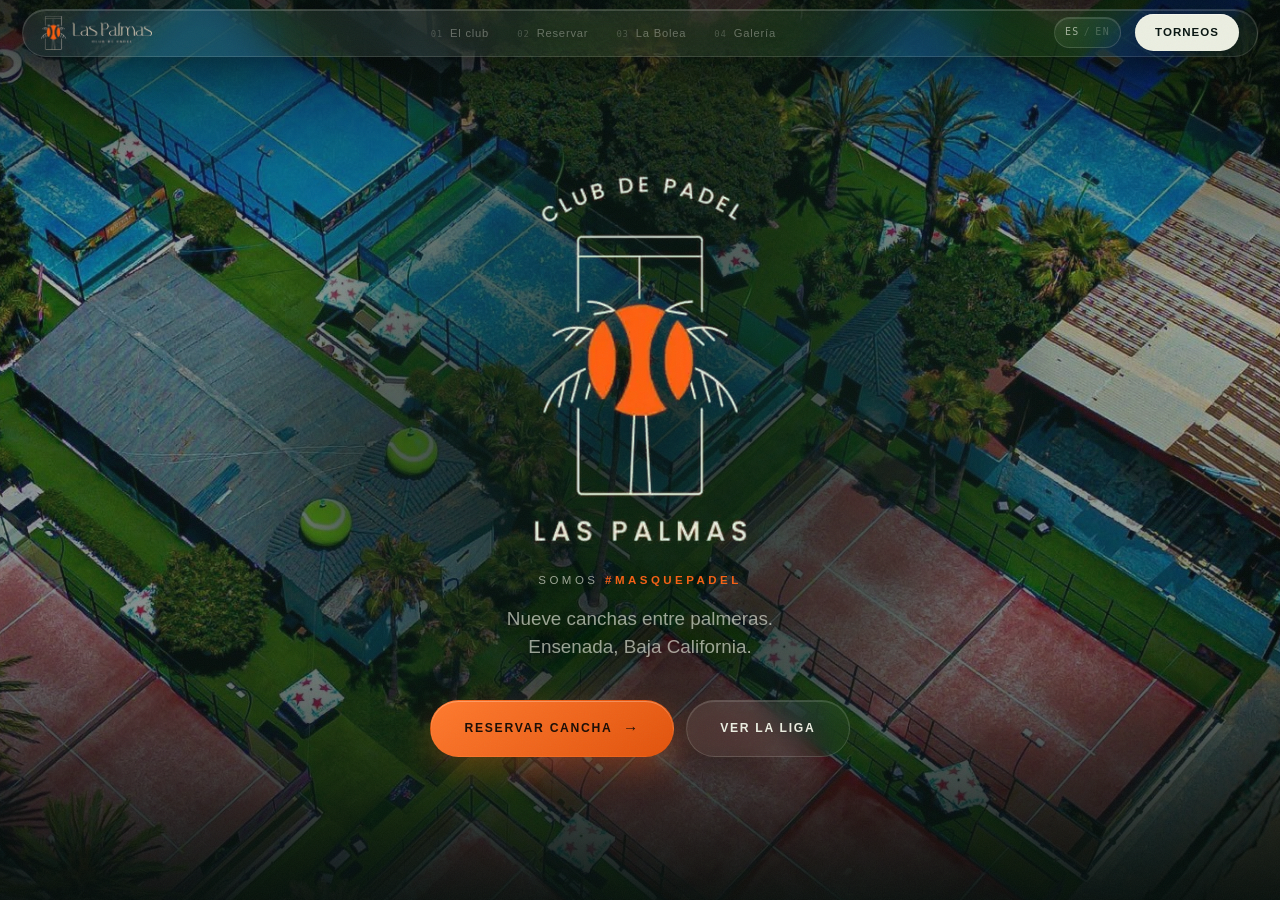
<file: index.html>
<!DOCTYPE html>
<html lang="es">
<head>
<meta charset="utf-8">
<meta name="viewport" content="width=device-width, initial-scale=1, viewport-fit=cover">
<title>Club de Padel Las Palmas | 9 canchas en Ensenada, B.C.</title>
<meta name="description" content="Club de pádel en Ensenada con 9 canchas entre palmeras, restaurante La Bolea, estacionamiento y liga propia. Reserva tu cancha en línea. #MasQuePadel">
<meta name="theme-color" content="#071410">
<link rel="canonical" href="https://REPLACE-WITH-YOUR-DOMAIN/">
<link rel="icon" href="/favicon.ico" sizes="any">
<link rel="icon" type="image/png" sizes="32x32" href="/assets/icon/icon-32.png">
<link rel="icon" type="image/png" sizes="16x16" href="/assets/icon/icon-16.png">
<link rel="apple-touch-icon" href="/assets/icon/apple-touch-icon.png">
<link rel="manifest" href="/site.webmanifest">
<meta name="apple-mobile-web-app-title" content="Las Palmas">
<meta name="robots" content="index,follow,max-image-preview:large">
<meta name="author" content="Club de Padel Las Palmas">
<meta name="geo.region" content="MX-BCN">
<meta name="geo.placename" content="Ensenada, Baja California">
<meta property="og:site_name" content="Club de Padel Las Palmas">
<meta property="og:type" content="website">
<meta property="og:locale" content="es_MX">
<meta property="og:locale:alternate" content="en_US">
<meta property="og:title" content="Club de Padel Las Palmas | 9 canchas en Ensenada, B.C.">
<meta property="og:description" content="Club de pádel en Ensenada con 9 canchas entre palmeras, restaurante La Bolea, estacionamiento y liga propia. Reserva tu cancha en línea. #MasQuePadel">
<meta property="og:url" content="https://REPLACE-WITH-YOUR-DOMAIN/">
<meta property="og:image" content="https://REPLACE-WITH-YOUR-DOMAIN/assets/icon/og-card.jpg">
<meta property="og:image:width" content="1200">
<meta property="og:image:height" content="630">
<meta property="og:image:alt" content="Vista a\u00e9rea del Club de Padel Las Palmas en Ensenada">
<meta name="twitter:card" content="summary_large_image">
<meta name="twitter:title" content="Club de Padel Las Palmas | 9 canchas en Ensenada, B.C.">
<meta name="twitter:description" content="Club de pádel en Ensenada con 9 canchas entre palmeras, restaurante La Bolea, estacionamiento y liga propia. Reserva tu cancha en línea. #MasQuePadel">
<meta name="twitter:image" content="https://REPLACE-WITH-YOUR-DOMAIN/assets/icon/og-card.jpg">

<script type="application/ld+json">
{
  "@context": "https://schema.org",
  "@type": "SportsActivityLocation",
  "@id": "https://REPLACE-WITH-YOUR-DOMAIN/#club",
  "name": "Club de Padel Las Palmas",
  "alternateName": "Las Palmas Padel Club",
  "description": "Club de pádel en Ensenada con nueve canchas, restaurante-bar La Bolea, estacionamiento y eventos.",
  "url": "https://REPLACE-WITH-YOUR-DOMAIN/",
  "image": "https://REPLACE-WITH-YOUR-DOMAIN/assets/icon/og-card.jpg",
  "logo": "https://REPLACE-WITH-YOUR-DOMAIN/assets/icon/icon-512.png",
  "address": {
    "@type": "PostalAddress",
    "streetAddress": "Gral. Agust\u00edn Sangin\u00e9s 206, Carlos Pacheco",
    "addressLocality": "Ensenada",
    "addressRegion": "Baja California",
    "postalCode": "22890",
    "addressCountry": "MX"
  },
  "sameAs": [
    "https://www.instagram.com/padelpalmas/",
    "https://www.facebook.com/padelpalmas"
  ],
  "sport": "Padel",
  "amenityFeature": [
    { "@type": "LocationFeatureSpecification", "name": "Canchas de p\u00e1del", "value": 9 },
    { "@type": "LocationFeatureSpecification", "name": "Restaurante-bar", "value": true },
    { "@type": "LocationFeatureSpecification", "name": "Estacionamiento", "value": true },
    { "@type": "LocationFeatureSpecification", "name": "Eventos", "value": true }
  ],
  "subOrganization": {
    "@type": "Restaurant",
    "name": "La Bolea",
    "servesCuisine": "Mexicana, mariscos",
    "sameAs": "https://www.instagram.com/labolearestaurante/"
  }
}
</script>

<link rel="preload" as="image" href="assets/photo/aerial-top.jpg">
<link rel="preload" as="image" href="assets/img/logo-full.png">
<link rel="preload" as="image" href="assets/img/logo-lockup.png">
<link rel="stylesheet" href="css/cine.css">
</head>
<body class="stage-app">

<div class="grain" aria-hidden="true"></div>

<!-- ───────── chrome ───────── -->
<header class="chrome" id="chrome">
  <button class="brand" data-act="hero" aria-label="Las Palmas Club de Padel — inicio">
    <img class="brand-lockup" src="assets/img/logo-lockup.png" alt="Las Palmas Club de Padel">
  </button>

  <nav class="acts" id="actNav" aria-label="Secciones">
    <button data-act="hero"><i>01</i><span data-es="El club" data-en="The club">El club</span></button>
    <button data-act="map"><i>02</i><span data-es="Reservar" data-en="Book">Reservar</span></button>
    <button data-act="bolea"><i>03</i><span>La Bolea</span></button>
    <button data-act="gallery"><i>04</i><span data-es="Galería" data-en="Gallery">Galería</span></button>
  </nav>

  <div class="chrome-right">
    <button class="lang" id="langBtn" aria-label="Idioma"><span>ES</span><i>/</i><span class="off">EN</span></button>
    <a class="book-cta" href="torneos.html" data-es="Torneos" data-en="League">Torneos</a>
  </div>
</header>

<div class="orbs" aria-hidden="true">
  <i class="orb o1"></i><i class="orb o2"></i><i class="orb o3"></i>
</div>

<main id="app">

<!-- ═══════════ ACT 01 · EL CLUB ═══════════ -->
<section class="act on" id="act-hero">
  <div class="act-bg hero-stack" id="heroStack">
    <img class="hero-slide on" src="assets/photo/aerial-top.jpg" alt="Vista aérea del Club de Padel Las Palmas">
    <img class="hero-slide" data-src="assets/photo/court-night.jpg" alt="">
    <img class="hero-slide" data-src="assets/photo/entrance-dusk.jpg" alt="">
    <img class="hero-slide" data-src="assets/photo/women-night.jpg" alt="">
    <img class="hero-slide" data-src="assets/photo/clay-dusk.jpg" alt="">
  </div>
  <div class="act-grade hero-grade"></div>
  <div class="act-vig"></div>

  <div class="hero-inner">
    <h1 class="sr-only">Club de Padel Las Palmas — nueve canchas en Ensenada, Baja California</h1>
    <img class="hero-logo" src="assets/img/logo-full.png" alt="Club de Padel Las Palmas">
    <p class="hero-tag">Somos <b>#MasQuePadel</b></p>
    <p class="hero-sub" data-es="Nueve canchas entre palmeras. Ensenada, Baja California."
       data-en="Nine courts among the palms. Ensenada, Baja California.">Nueve canchas entre palmeras. Ensenada, Baja California.</p>
    <div class="hero-actions">
      <button class="btn btn-primary" data-act="map">
        <span data-es="Reservar cancha" data-en="Book a court">Reservar cancha</span>
        <i aria-hidden="true">→</i>
      </button>
      <a class="btn btn-ghost" href="torneos.html" data-es="Ver la liga" data-en="See the league">Ver la liga</a>
    </div>
  </div>
</section>

<!-- ═══════════ ACT 02 · RESERVA TU CANCHA ═══════════ -->
<section class="act" id="act-map">
  <div class="map-grid">
    <div class="map-left">
      <p class="eyebrow"><span data-es="El club, desde arriba" data-en="The club, from above">El club, desde arriba</span></p>
      <h2 class="act-h" data-es="Reserva tu cancha." data-en="Book your court.">Reserva tu cancha.</h2>
      <p class="act-p" id="mapHint"
         data-es="Las nueve canchas en su posición real. Elige una."
         data-en="All nine courts in their true positions. Pick one."
         data-es-touch="Las nueve canchas en su posición real. Toca una."
         data-en-touch="All nine courts in their true positions. Tap one.">Las nueve canchas en su posición real. Elige una.</p>

      <div class="scene" id="scene">
        <svg id="mapSvg" viewBox="0 0 1000 640" preserveAspectRatio="xMidYMid meet"
             role="group" aria-label="Plano del club"></svg>
      </div>

      <div class="map-legend">
        <span><i class="dot blue"></i><span data-es="Cristal" data-en="Glass">Cristal</span></span>
        <span><i class="dot clay"></i><span data-es="Arcilla" data-en="Clay">Arcilla</span></span>
        <span><i class="dot solo"></i><span data-es="1v1 · Cancha 9" data-en="1v1 · Court 9">1v1 · Cancha 9</span></span>
      </div>
    </div>

    <!-- the booking box — everything happens in here -->
    <aside class="map-right">
      <div class="bk" id="bk">
        <div class="bk-empty" id="bkEmpty">
          <img src="assets/img/logo-mark.png" alt="" class="bk-mark">
          <p data-es="Elige una cancha en el plano para ver horarios."
             data-en="Pick a court on the plan to see its times.">Elige una cancha en el plano para ver horarios.</p>
        </div>

        <div class="bk-body" id="bkBody" hidden>
          <div class="bk-head">
            <div>
              <h2 id="bkCourt">—</h2>
              <p class="bk-meta" id="bkMeta">—</p>
            </div>
            <button class="bk-close" id="bkClose" aria-label="Quitar selección">×</button>
          </div>

          <div class="bk-sec">
            <p class="bk-label" data-es="Día" data-en="Day">Día</p>
            <div class="chips" id="bkDays"></div>
          </div>

          <div class="bk-sec">
            <p class="bk-label" data-es="Hora · 90 min" data-en="Time · 90 min">Hora · 90 min</p>
            <div class="chips times" id="bkTimes"></div>
          </div>

          <div class="bk-sec bk-who">
            <div class="field">
              <label for="bkName" data-es="Nombre" data-en="Name">Nombre</label>
              <input id="bkName" type="text" autocomplete="name" placeholder="Tu nombre">
            </div>
            <div class="field">
              <label for="bkPhone">WhatsApp</label>
              <input id="bkPhone" type="tel" autocomplete="tel" placeholder="646 ...">
            </div>
          </div>

          <button class="btn btn-primary bk-go" id="bkGo" disabled>
            <span data-es="Recorrer y reservar" data-en="Walk there and book">Recorrer y reservar</span>
            <i aria-hidden="true">→</i>
          </button>
          <div class="msg" id="bkMsg"></div>
        </div>
      </div>
    </aside>
  </div>
</section>

<!-- ═══════════ ACT 03 · EL CAMINO ═══════════ -->
<section class="act" id="act-route">
  <div class="act-bg" id="routeStage">
    <img id="routePoster" alt="" hidden>
    <video id="routeVideo" muted playsinline webkit-playsinline preload="auto"></video>
  </div>
  <div class="act-grade"></div>
  <div class="act-vig"></div>

  <div class="route-cap" id="routeCap"><span></span></div>

  <div class="route-steps" id="routeSteps" aria-hidden="true"></div>

  <button class="route-skip" id="routeSkip" data-es="Saltar al final" data-en="Skip to the end">Saltar al final</button>

  <div class="arrive-bg" id="arriveBg" hidden><img id="arriveImg" alt=""></div>

  <!-- the arrival card -->
  <div class="arrive" id="arrive" hidden>
    <img class="arrive-mark" src="assets/img/logo-mark.png" alt="">
    <p class="eyebrow" data-es="Llegaste" data-en="You're here">Llegaste</p>
    <h2 id="arCourt">—</h2>
    <div class="arrive-rows">
      <div><span data-es="Día" data-en="Day">Día</span><b id="arDay">—</b></div>
      <div><span data-es="Hora" data-en="Time">Hora</span><b id="arTime">—</b></div>
      <div><span data-es="Superficie" data-en="Surface">Superficie</span><b id="arSurf">—</b></div>
    </div>
    <button class="btn btn-primary" id="arConfirm">
      <span data-es="Confirmar reserva" data-en="Confirm booking">Confirmar reserva</span>
    </button>
    <div class="msg" id="arMsg"></div>
    <button class="btn btn-ghost" id="arBack" data-es="Elegir otra cancha" data-en="Pick another court">Elegir otra cancha</button>
  </div>
</section>

<!-- ═══════════ ACT 04 · LA BOLEA ═══════════ -->
<section class="act" id="act-bolea">
  <div class="act-bg">
    <img src="assets/photo/entrance-dusk.jpg" alt="La Bolea al caer la tarde">
  </div>
  <div class="act-grade bolea-grade"></div>
  <div class="act-vig"></div>

  <div class="bolea-grid">
    <div class="bolea-left glass">
      <p class="eyebrow"><span data-es="Cocina &amp; bar, junto a la cancha" data-en="Kitchen &amp; bar, beside the court">Cocina &amp; bar, junto a la cancha</span></p>
      <h2 class="act-h">La Bolea</h2>
      <p class="act-p" data-es="Se queda uno más de lo que planeaba. Mariscos, tacos, barra completa y la terraza encendida hasta tarde."
         data-en="You always stay longer than you planned. Seafood, tacos, a full bar and the terrace lit late.">Se queda uno más de lo que planeaba. Mariscos, tacos, barra completa y la terraza encendida hasta tarde.</p>

      <div class="menu-block" id="menuBlock"></div>

      <a class="ig-link" href="https://www.instagram.com/labolearestaurante/" target="_blank" rel="noopener">
        @labolearestaurante
      </a>
    </div>

    <div class="bolea-right">
      <div class="food-grid" id="foodGrid"></div>
    </div>
  </div>
</section>

<!-- ═══════════ ACT 05 · GALERÍA ═══════════ -->
<section class="act" id="act-gallery">
  <div class="gal-head">
    <p class="eyebrow"><span data-es="Galería" data-en="Gallery">Galería</span></p>
    <h2 class="act-h" data-es="Somos #MasQuePadel." data-en="We're #MasQuePadel.">Somos #MasQuePadel.</h2>
    <div class="gal-filters" id="galFilters"></div>
  </div>
  <div class="mosaic" id="mosaic"></div>
  <div class="vibe-cta">
    <button class="btn btn-primary" data-act="map">
      <span data-es="Reservar cancha" data-en="Book a court">Reservar cancha</span><i aria-hidden="true">→</i>
    </button>
  </div>
</section>

<!-- lightbox -->
<div class="lightbox" id="lightbox" hidden>
  <button class="lb-close" id="lbClose" aria-label="Cerrar">×</button>
  <button class="lb-nav lb-prev" id="lbPrev" aria-label="Anterior">‹</button>
  <img id="lbImg" alt="">
  <button class="lb-nav lb-next" id="lbNext" aria-label="Siguiente">›</button>
</div>

</main>

<script src="js/data.js"></script>
<script src="js/mock.js"></script>
<script src="js/api.js"></script>
<script src="js/app.js"></script>
</body>
</html>
</file>
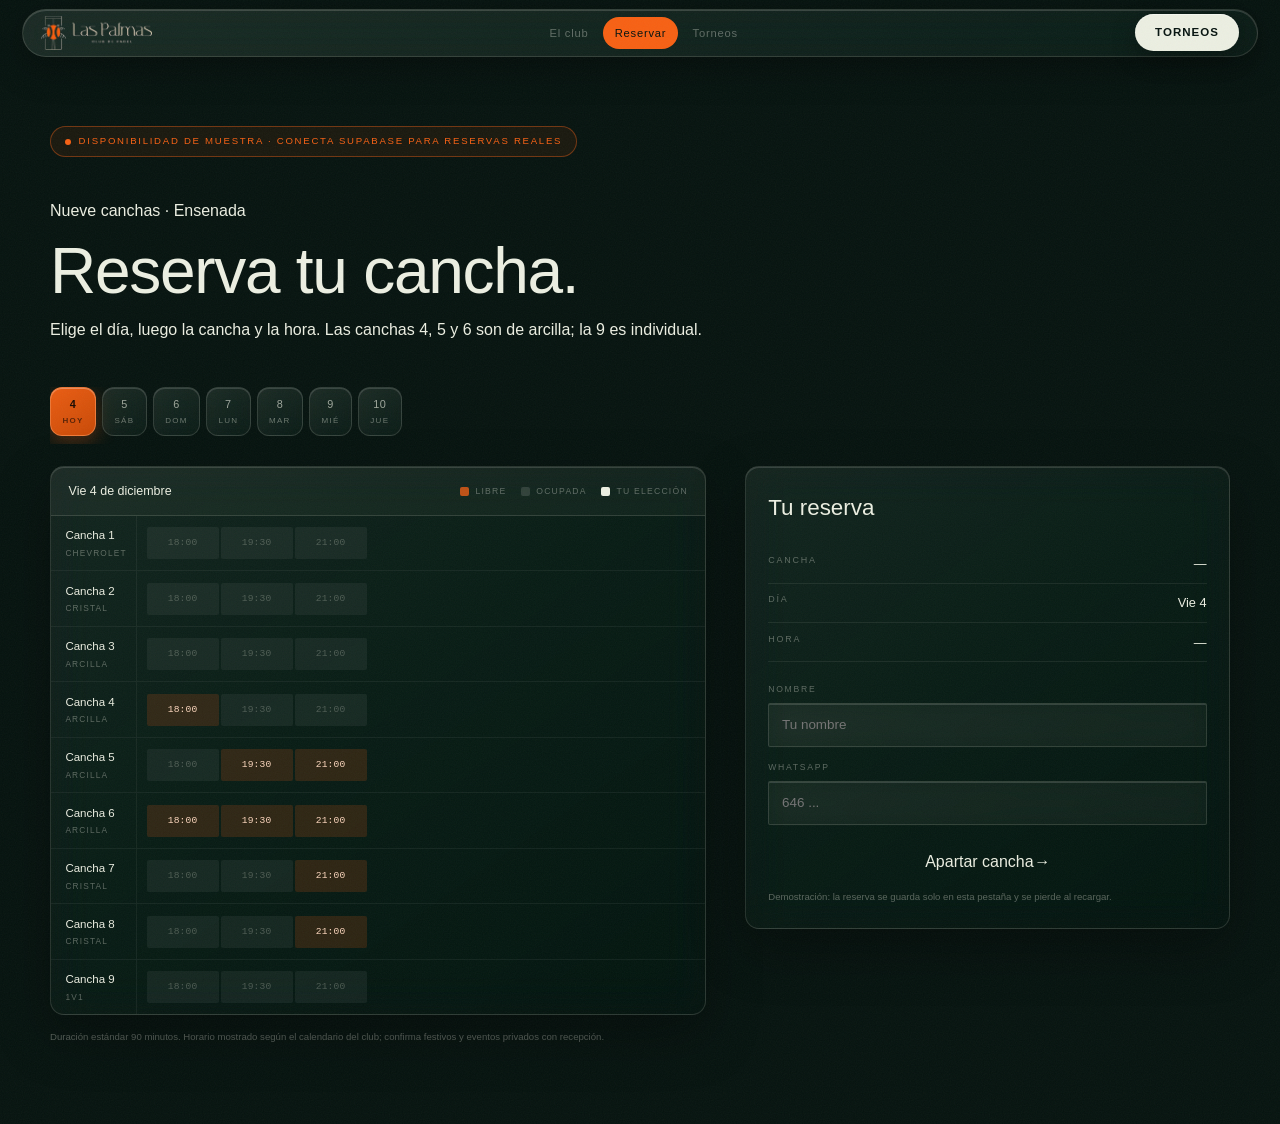
<file: reservar.html>
<!DOCTYPE html>
<html lang="es">
<head>
<meta charset="utf-8">
<meta name="viewport" content="width=device-width, initial-scale=1, viewport-fit=cover">
<title>Reservar cancha | Club de Padel Las Palmas Ensenada</title>
<meta name="description" content="Consulta disponibilidad y reserva una de las nueve canchas del Club de Padel Las Palmas en Ensenada. Cristal y arcilla, cancha 1v1, 90 minutos.">
<meta name="theme-color" content="#071410">
<link rel="canonical" href="https://REPLACE-WITH-YOUR-DOMAIN/reservar">
<link rel="icon" href="/favicon.ico" sizes="any">
<link rel="icon" type="image/png" sizes="32x32" href="/assets/icon/icon-32.png">
<link rel="icon" type="image/png" sizes="16x16" href="/assets/icon/icon-16.png">
<link rel="apple-touch-icon" href="/assets/icon/apple-touch-icon.png">
<link rel="manifest" href="/site.webmanifest">
<meta name="apple-mobile-web-app-title" content="Las Palmas">
<meta name="robots" content="index,follow,max-image-preview:large">
<meta name="author" content="Club de Padel Las Palmas">
<meta name="geo.region" content="MX-BCN">
<meta name="geo.placename" content="Ensenada, Baja California">
<meta property="og:site_name" content="Club de Padel Las Palmas">
<meta property="og:type" content="website">
<meta property="og:locale" content="es_MX">
<meta property="og:locale:alternate" content="en_US">
<meta property="og:title" content="Reservar cancha | Club de Padel Las Palmas Ensenada">
<meta property="og:description" content="Consulta disponibilidad y reserva una de las nueve canchas del Club de Padel Las Palmas en Ensenada. Cristal y arcilla, cancha 1v1, 90 minutos.">
<meta property="og:url" content="https://REPLACE-WITH-YOUR-DOMAIN/reservar">
<meta property="og:image" content="https://REPLACE-WITH-YOUR-DOMAIN/assets/icon/og-card.jpg">
<meta property="og:image:width" content="1200">
<meta property="og:image:height" content="630">
<meta property="og:image:alt" content="Vista a\u00e9rea del Club de Padel Las Palmas en Ensenada">
<meta name="twitter:card" content="summary_large_image">
<meta name="twitter:title" content="Reservar cancha | Club de Padel Las Palmas Ensenada">
<meta name="twitter:description" content="Consulta disponibilidad y reserva una de las nueve canchas del Club de Padel Las Palmas en Ensenada. Cristal y arcilla, cancha 1v1, 90 minutos.">
<meta name="twitter:image" content="https://REPLACE-WITH-YOUR-DOMAIN/assets/icon/og-card.jpg">

<link rel="stylesheet" href="css/cine.css">
<link rel="stylesheet" href="css/app.css">
</head>
<body class="app">
<div class="grain" aria-hidden="true"></div>

<header class="chrome">
  <a class="brand" href="index.html">
    <img class="brand-lockup" src="assets/img/logo-lockup.png" alt="Las Palmas Club de Padel">
  </a>
  <nav class="chapters">
    <button onclick="location.href='index.html'"><span>El club</span></button>
    <button class="on"><span>Reservar</span></button>
    <button onclick="location.href='torneos.html'"><span>Torneos</span></button>
  </nav>
  <div class="chrome-right">
    <a class="book-cta" href="torneos.html">Torneos</a>
  </div>
</header>

<main class="app-main">
  <div class="page-head">
    <div id="sampleBadge"></div>
    <p class="eyebrow">Nueve canchas · Ensenada</p>
    <h1>Reserva tu cancha.</h1>
    <p class="body">Elige el día, luego la cancha y la hora. Las canchas 4, 5 y 6 son de arcilla; la 9 es individual.</p>
  </div>

  <div class="day-strip" id="dayStrip" role="group" aria-label="Día"></div>

  <div class="book-layout">
    <div>
      <div class="grid-wrap">
        <div class="grid-head">
          <b id="gridDay">—</b>
          <div class="legend">
            <span><i class="swatch free"></i>Libre</span>
            <span><i class="swatch taken"></i>Ocupada</span>
            <span><i class="swatch pick"></i>Tu elección</span>
          </div>
        </div>
        <div id="grid"></div>
      </div>
      <p class="book-note">
        Duración estándar 90 minutos. Horario mostrado según el calendario del club;
        confirma festivos y eventos privados con recepción.
      </p>
    </div>

    <aside class="book-side">
      <div class="book-card">
        <h3>Tu reserva</h3>
        <div class="pick-line"><span>Cancha</span><b id="pCourt">—</b></div>
        <div class="pick-line"><span>Día</span><b id="pDay">—</b></div>
        <div class="pick-line"><span>Hora</span><b id="pTime">—</b></div>

        <div style="margin-top:1.3rem">
          <div class="field">
            <label for="bName">Nombre</label>
            <input id="bName" type="text" autocomplete="name" placeholder="Tu nombre">
          </div>
          <div class="field">
            <label for="bPhone">WhatsApp</label>
            <input id="bPhone" type="tel" autocomplete="tel" placeholder="646 ...">
          </div>
        </div>

        <button class="confirm" id="bConfirm" style="width:100%;justify-content:center;margin-top:.6rem">
          <span>Apartar cancha</span><i aria-hidden="true">→</i>
        </button>
        <div class="msg" id="bMsg"></div>
        <p class="book-note" id="bNote"></p>
      </div>
    </aside>
  </div>
</main>

<script src="js/mock.js"></script>
<script src="js/api.js"></script>
<script src="js/booking.js"></script>
</body>
</html>
</file>
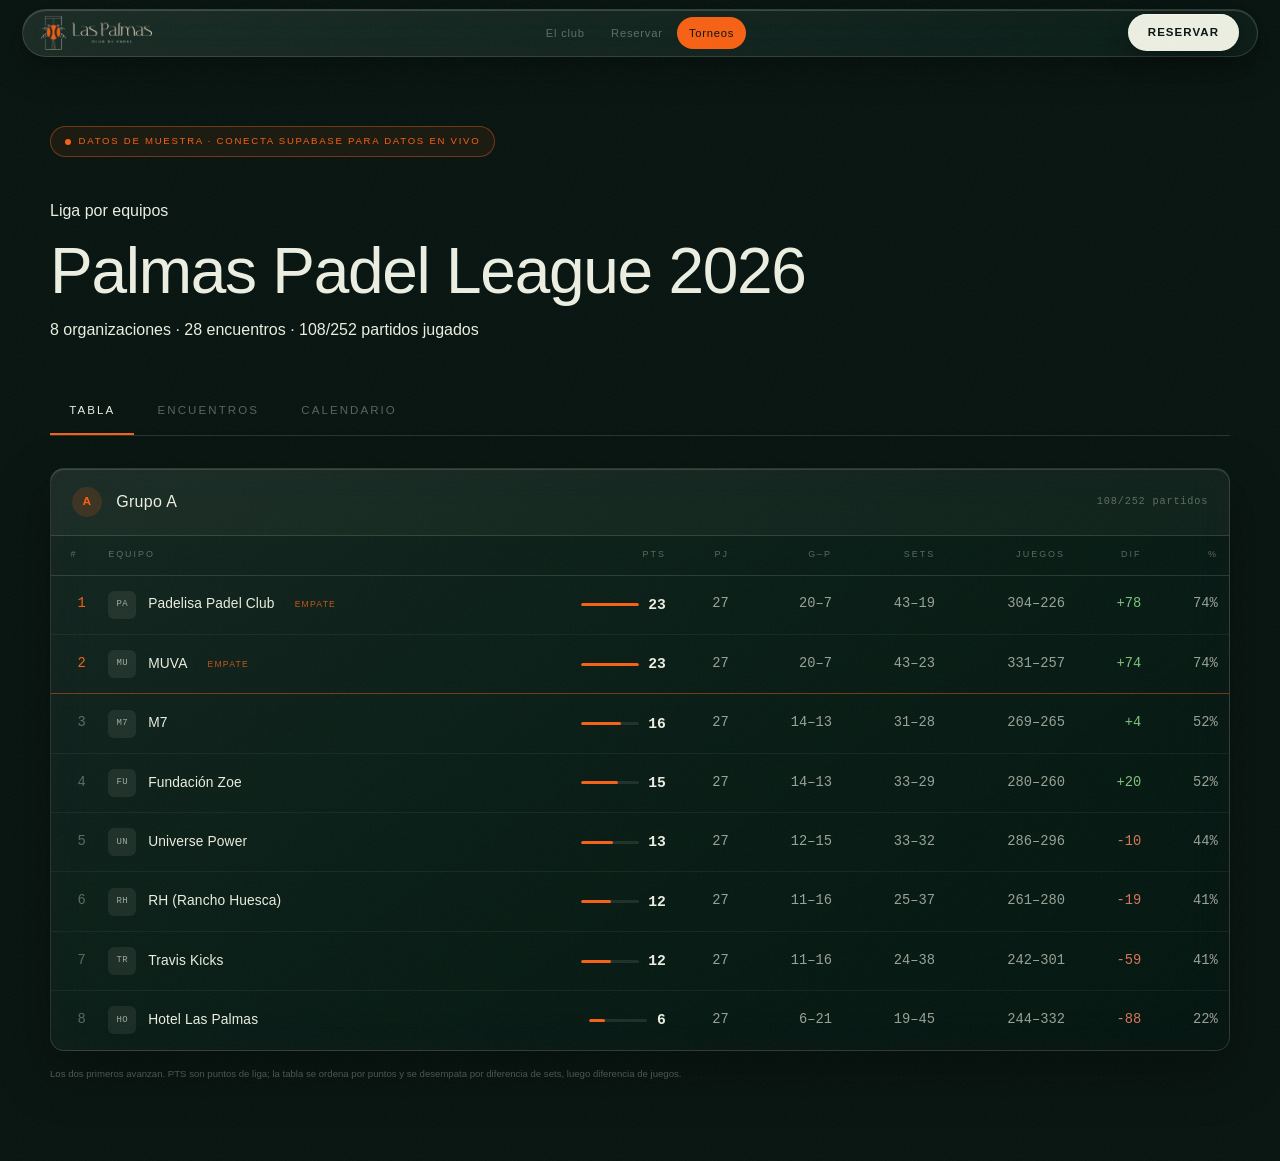
<file: torneos.html>
<!DOCTYPE html>
<html lang="es">
<head>
<meta charset="utf-8">
<meta name="viewport" content="width=device-width, initial-scale=1, viewport-fit=cover">
<title>Palmas Padel League | Tabla en vivo y calendario</title>
<meta name="description" content="Tabla de posiciones, encuentros y calendario de la Palmas Padel League en el Club de Padel Las Palmas, Ensenada.">
<meta name="theme-color" content="#071410">
<link rel="canonical" href="https://REPLACE-WITH-YOUR-DOMAIN/torneos">
<link rel="icon" href="/favicon.ico" sizes="any">
<link rel="icon" type="image/png" sizes="32x32" href="/assets/icon/icon-32.png">
<link rel="icon" type="image/png" sizes="16x16" href="/assets/icon/icon-16.png">
<link rel="apple-touch-icon" href="/assets/icon/apple-touch-icon.png">
<link rel="manifest" href="/site.webmanifest">
<meta name="apple-mobile-web-app-title" content="Las Palmas">
<meta name="robots" content="index,follow,max-image-preview:large">
<meta name="author" content="Club de Padel Las Palmas">
<meta name="geo.region" content="MX-BCN">
<meta name="geo.placename" content="Ensenada, Baja California">
<meta property="og:site_name" content="Club de Padel Las Palmas">
<meta property="og:type" content="website">
<meta property="og:locale" content="es_MX">
<meta property="og:locale:alternate" content="en_US">
<meta property="og:title" content="Palmas Padel League | Tabla en vivo y calendario">
<meta property="og:description" content="Tabla de posiciones, encuentros y calendario de la Palmas Padel League en el Club de Padel Las Palmas, Ensenada.">
<meta property="og:url" content="https://REPLACE-WITH-YOUR-DOMAIN/torneos">
<meta property="og:image" content="https://REPLACE-WITH-YOUR-DOMAIN/assets/icon/og-card.jpg">
<meta property="og:image:width" content="1200">
<meta property="og:image:height" content="630">
<meta property="og:image:alt" content="Vista a\u00e9rea del Club de Padel Las Palmas en Ensenada">
<meta name="twitter:card" content="summary_large_image">
<meta name="twitter:title" content="Palmas Padel League | Tabla en vivo y calendario">
<meta name="twitter:description" content="Tabla de posiciones, encuentros y calendario de la Palmas Padel League en el Club de Padel Las Palmas, Ensenada.">
<meta name="twitter:image" content="https://REPLACE-WITH-YOUR-DOMAIN/assets/icon/og-card.jpg">

<link rel="stylesheet" href="css/cine.css">
<link rel="stylesheet" href="css/app.css">
</head>
<body class="app">
<div class="grain" aria-hidden="true"></div>

<header class="chrome">
  <a class="brand" href="index.html">
    <img class="brand-lockup" src="assets/img/logo-lockup.png" alt="Las Palmas Club de Padel">
  </a>
  <nav class="chapters">
    <button onclick="location.href='index.html'"><span>El club</span></button>
    <button onclick="location.href='reservar.html'"><span>Reservar</span></button>
    <button class="on"><span>Torneos</span></button>
  </nav>
  <div class="chrome-right">
    <a class="book-cta" href="reservar.html">Reservar</a>
  </div>
</header>

<main class="app-main">
  <div class="page-head">
    <div id="sampleBadge"></div>
    <p class="eyebrow">Liga por equipos</p>
    <h1 id="tName">Palmas Padel League</h1>
    <p class="body" id="tMeta"></p>
  </div>

  <div class="tabs" role="tablist">
    <button class="on" data-panel="standings" role="tab">Tabla</button>
    <button data-panel="ties" role="tab">Encuentros</button>
    <button data-panel="schedule" role="tab">Calendario</button>
  </div>

  <section class="panel on" id="p-standings">
    <div class="table-wrap">
      <div class="group-head">
        <span class="group-badge">A</span>
        <h3>Grupo A</h3>
        <span class="meta" id="mCount"></span>
      </div>
      <table class="stand">
        <thead>
          <tr>
            <th>#</th><th>Equipo</th><th>PTS</th><th>PJ</th><th>G–P</th>
            <th>Sets</th><th>Juegos</th><th>Dif</th><th>%</th>
          </tr>
        </thead>
        <tbody id="standBody"></tbody>
      </table>
    </div>
    <p class="book-note" style="margin-top:1rem">
      Los dos primeros avanzan. PTS son puntos de liga; la tabla se ordena por puntos y
      se desempata por diferencia de sets, luego diferencia de juegos.
    </p>
  </section>

  <section class="panel" id="p-ties"></section>
  <section class="panel" id="p-schedule"></section>
</main>

<script src="js/mock.js"></script>
<script src="js/api.js"></script>
<script src="js/tournament.js"></script>
</body>
</html>
</file>
<file: css/cine.css>
/* ══════════════════════════════════════════════════════
   CLUB DE PADEL LAS PALMAS — cinematic scroll journey
   ══════════════════════════════════════════════════════ */

:root{
  /* straight from the club's logo */
  --green:#184d39;        /* brand green */
  --green-deep:#0e2f23;
  --ink:#071410;          /* near-black, green cast */
  --ink-2:#0c1f18;
  --paper:#ecefe2;        /* brand cream */
  --paper-dim:rgba(236,239,226,.64);
  --paper-faint:rgba(236,239,226,.36);
  --ball:#f76114;         /* the orange ball */
  --ball-deep:#d44d08;
  --court:#2f86c9;        /* blue court surface */
  --clay:#c2593a;         /* clay court surface */
  --line:rgba(236,239,226,.14);
  --blur:saturate(180%) blur(22px);
  --ease:cubic-bezier(.22,.61,.36,1);
  --ease-out:cubic-bezier(.16,1,.3,1);
  --sans:"Helvetica Neue",Inter,-apple-system,BlinkMacSystemFont,"Segoe UI",Roboto,Arial,sans-serif;
  --mono:ui-monospace,SFMono-Regular,"SF Mono",Menlo,Consolas,monospace;
  /* the wordmark is a soft geometric sans — headings follow it */
  --display:"Futura","Avenir Next","Century Gothic","URW Gothic","Questrial",
            "Trebuchet MS",-apple-system,sans-serif;
}

*,*::before,*::after{box-sizing:border-box}
html{scroll-behavior:auto;-webkit-text-size-adjust:100%;overflow-x:clip}
body{
  margin:0;background:var(--ink);color:var(--paper);
  font-family:var(--sans);font-size:16px;line-height:1.5;
  -webkit-font-smoothing:antialiased;-moz-osx-font-smoothing:grayscale;
  overflow-x:hidden;
}
img,video{display:block;max-width:100%}
button{font:inherit;color:inherit;background:none;border:0;cursor:pointer}
a{color:inherit;text-decoration:none}

/* ── film grain ───────────────────────────────── */
.grain{
  position:fixed;inset:-150%;z-index:9998;pointer-events:none;opacity:.045;
  background-image:url("data:image/svg+xml;utf8,<svg xmlns='http://www.w3.org/2000/svg' width='200' height='200'><filter id='n'><feTurbulence type='fractalNoise' baseFrequency='.85' numOctaves='3'/></filter><rect width='200' height='200' filter='url(%23n)'/></svg>");
  animation:grain 1.1s steps(3) infinite;will-change:transform;
}
@keyframes grain{
  0%{transform:translate(0,0)}33%{transform:translate(-3%,2%)}66%{transform:translate(2%,-3%)}100%{transform:translate(0,0)}
}

/* ── preloader ────────────────────────────────── */
.boot{
  position:fixed;inset:0;z-index:9999;background:var(--ink);
  display:grid;place-items:center;transition:opacity .9s var(--ease),visibility .9s;
}
.boot.gone{opacity:0;visibility:hidden}
.boot-inner{width:min(78vw,360px);text-align:center}
.boot-mark{display:flex;align-items:center;justify-content:center;gap:.7rem;margin-bottom:2.2rem}
.boot-ball{
  width:13px;height:13px;border-radius:50%;background:var(--ball);
  box-shadow:0 0 22px rgba(247,97,20,.55);animation:pulse 1.8s var(--ease) infinite;
}
@keyframes pulse{0%,100%{transform:scale(1);opacity:1}50%{transform:scale(.72);opacity:.55}}
.boot-name{font-size:.72rem;letter-spacing:.42em;color:var(--paper-dim)}
.boot-bar{height:1px;background:var(--line);overflow:hidden}
.boot-bar i{display:block;height:100%;width:0;background:var(--ball);transition:width .35s var(--ease)}
.boot-pct{margin-top:1rem;font-family:var(--mono);font-size:.64rem;letter-spacing:.24em;color:var(--paper-faint)}

/* ── chrome ───────────────────────────────────── */
.chrome{
  position:fixed;top:0;left:0;right:0;z-index:900;
  display:flex;align-items:center;justify-content:space-between;gap:1.5rem;
  padding:1.4rem clamp(1.1rem,3.2vw,2.6rem);
  transition:opacity .6s var(--ease),transform .6s var(--ease);
}
.chrome::before{
  content:"";position:absolute;inset:0;z-index:-1;pointer-events:none;
  background:linear-gradient(to bottom,rgba(7,9,10,.78),rgba(7,9,10,0));
}
.brand{display:flex;align-items:center;gap:.72rem}
.brand-ball{
  width:9px;height:9px;border-radius:50%;background:var(--ball);flex:none;
  box-shadow:0 0 14px rgba(247,97,20,.6);
}
.brand-text{display:flex;flex-direction:column;line-height:1.08}
.brand-text strong{font-size:.92rem;font-weight:600;letter-spacing:.03em}
.brand-text em{font-style:normal;font-size:.56rem;letter-spacing:.3em;color:var(--paper-faint);text-transform:uppercase}

.chapters{display:flex;gap:.2rem}
.chapters button{
  position:relative;display:flex;align-items:baseline;gap:.42rem;
  padding:.5rem .72rem;border-radius:999px;
  font-size:.7rem;letter-spacing:.07em;color:var(--paper-faint);
  transition:color .35s var(--ease),background .35s var(--ease);
}
.chapters button i{font-family:var(--mono);font-size:.56rem;font-style:normal;opacity:.6}
.chapters button:hover{color:var(--paper)}
.chapters button.on{color:var(--ink);background:var(--ball)}
.chapters button.on i{opacity:.72}

.chrome-right{display:flex;align-items:center;gap:.9rem}
.lang{
  display:flex;gap:.26rem;font-family:var(--mono);font-size:.62rem;letter-spacing:.14em;
  color:var(--paper-dim);padding:.44rem .6rem;border:1px solid var(--line);border-radius:999px;
  transition:border-color .3s var(--ease)
}
.lang:hover{border-color:rgba(236,239,226,.34)}
.lang .off{opacity:.38}
.lang i{font-style:normal;opacity:.3}
.book-cta{
  padding:.62rem 1.25rem;border-radius:999px;background:var(--paper);color:var(--ink);
  font-size:.72rem;font-weight:600;letter-spacing:.09em;text-transform:uppercase;
  transition:background .35s var(--ease),transform .35s var(--ease);
}
.book-cta:hover{background:var(--ball);transform:translateY(-1px)}

.progress{position:fixed;top:0;left:0;right:0;height:2px;z-index:901;background:rgba(236,239,226,.08)}
.progress i{display:block;height:100%;width:0;background:var(--ball);transform-origin:0 50%}

/* ══════════════════════════════════════════════════════
   ACT SYSTEM — three screens, button driven
   ══════════════════════════════════════════════════════ */
body.stage-app{overflow:hidden;height:100svh}

#app{position:fixed;inset:0}
.act{
  position:absolute;inset:0;overflow:hidden;background:var(--ink);
  opacity:0;visibility:hidden;pointer-events:none;
  transform:scale(1.04);
  transition:opacity .85s var(--ease-out),transform 1.1s var(--ease-out),visibility .85s;
}
.act.on{opacity:1;visibility:visible;pointer-events:auto;transform:none}
.act.leaving{opacity:0;transform:scale(.97)}

.act-bg{position:absolute;inset:0}
.act-bg img,.act-bg video{
  position:absolute;inset:0;width:100%;height:100%;object-fit:cover;
}
.act-bg video{opacity:0;transition:opacity .5s var(--ease)}
.act-bg video.ready{opacity:1}

#heroAerial{
  transform:scale(1.02);
  animation:drift 44s ease-in-out infinite alternate;
  will-change:transform;
}
@keyframes drift{
  from{transform:scale(1.02) translate3d(0,0,0)}
  to{transform:scale(1.13) translate3d(-1.6%,1.4%,0)}
}

.act-grade{
  position:absolute;inset:0;pointer-events:none;
  background:linear-gradient(to bottom,rgba(7,20,16,.72) 0%,rgba(7,20,16,.14) 32%,rgba(7,20,16,.30) 64%,rgba(7,20,16,.92) 100%);
}
.hero-grade{
  background:
    linear-gradient(to bottom,rgba(7,20,16,.70) 0%,rgba(7,20,16,.18) 34%,rgba(7,20,16,.42) 68%,rgba(7,20,16,.95) 100%),
    radial-gradient(120% 78% at 50% 44%,rgba(24,77,57,.30),transparent 70%);
}
.act-vig{
  position:absolute;inset:0;pointer-events:none;
  background:radial-gradient(118% 90% at 50% 46%,transparent 40%,rgba(0,0,0,.58) 100%);
}

/* ── buttons ──────────────────────────────────────────── */
.btn{
  display:inline-flex;align-items:center;justify-content:center;gap:.65rem;
  padding:1rem 2.1rem;border-radius:999px;border:1px solid transparent;
  font-size:.76rem;font-weight:600;letter-spacing:.14em;text-transform:uppercase;
  transition:transform .35s var(--ease),background .35s var(--ease),
             box-shadow .35s var(--ease),border-color .35s var(--ease),opacity .3s;
}
.btn i{font-style:normal;font-size:.95rem;transition:transform .35s var(--ease)}
.btn-primary{background:var(--ball);color:#1a0c04}
.btn-primary:hover{transform:translateY(-2px);box-shadow:0 18px 44px rgba(247,97,20,.34)}
.btn-primary:hover i{transform:translateX(4px)}
.btn-primary:disabled{opacity:.34;pointer-events:none}
.btn-ghost{border-color:rgba(236,239,226,.26);color:var(--paper)}
.btn-ghost:hover{border-color:var(--paper);background:rgba(236,239,226,.06)}

/* ── chrome tweaks ────────────────────────────────────── */
.brand{display:flex;align-items:center;gap:.78rem;background:none;border:0;cursor:pointer}
.brand-mark{width:26px;height:auto;flex:none}
.acts{display:flex;gap:.2rem}
.acts button{
  display:flex;align-items:baseline;gap:.44rem;padding:.5rem .78rem;border-radius:999px;
  font-size:.7rem;letter-spacing:.07em;color:var(--paper-faint);
  transition:color .35s var(--ease),background .35s var(--ease),opacity .3s;
}
.acts button i{font-family:var(--mono);font-size:.56rem;font-style:normal;opacity:.6}
.acts button:hover:not(:disabled){color:var(--paper)}
.acts button.on{color:#1a0c04;background:var(--ball)}
.acts button:disabled{opacity:.3;cursor:default}

/* ── ACT 01 · hero ────────────────────────────────────── */
.hero-inner{
  position:absolute;inset:0;z-index:5;
  display:flex;flex-direction:column;align-items:center;justify-content:center;
  text-align:center;padding:5rem 1.4rem 3rem;
}
.hero-logo{
  width:clamp(140px,17vw,220px);height:auto;
  filter:drop-shadow(0 14px 40px rgba(0,0,0,.55));
  animation:riseIn 1.1s var(--ease-out) both;
}
.hero-tag{
  margin:1.5rem 0 0;font-size:.72rem;letter-spacing:.3em;text-transform:uppercase;
  color:var(--paper-dim);animation:riseIn 1.1s .12s var(--ease-out) both;
}
.hero-tag b{color:var(--ball);font-weight:600}
.hero-sub{
  margin:1rem 0 0;max-width:34ch;font-size:clamp(.95rem,1.8vw,1.18rem);
  line-height:1.5;font-weight:300;color:var(--paper-dim);
  animation:riseIn 1.1s .2s var(--ease-out) both;
}
.hero-actions{
  display:flex;gap:.7rem;flex-wrap:wrap;justify-content:center;margin-top:2.4rem;
  animation:riseIn 1.1s .3s var(--ease-out) both;
}
@keyframes riseIn{from{opacity:0;transform:translateY(16px)}to{opacity:1;transform:none}}

/* ── ACT 02 · the map + booking box ───────────────────── */
#act-map{background:
  radial-gradient(90% 60% at 20% 0%,rgba(24,77,57,.42),transparent 62%),
  radial-gradient(70% 50% at 90% 100%,rgba(247,97,20,.07),transparent 60%),
  var(--ink);
  overflow-y:auto;
}
.map-grid{
  min-height:100svh;width:min(96vw,1340px);margin:0 auto;
  display:grid;grid-template-columns:1fr minmax(320px,400px);gap:clamp(1.2rem,3vw,2.8rem);
  align-items:center;padding:clamp(5.5rem,11vh,7.5rem) 0 2.5rem;
}
.map-left{min-width:0}
.act-h{
  margin:.3rem 0 0;font-family:var(--display);font-weight:400;
  font-size:clamp(2rem,4.6vw,3.6rem);line-height:1.02;letter-spacing:-.02em;
}
.act-p{margin:.8rem 0 1.4rem;max-width:44ch;font-size:.96rem;color:var(--paper-dim);font-weight:300}

/* booking box */
.map-right{position:relative}
.bk{
  border:1px solid var(--line);border-radius:4px;overflow:hidden;
  background:linear-gradient(180deg,rgba(24,77,57,.30),rgba(7,20,16,.72));
  backdrop-filter:var(--blur);-webkit-backdrop-filter:var(--blur);
  min-height:340px;display:flex;flex-direction:column;
}
.bk-empty{
  flex:1;display:flex;flex-direction:column;align-items:center;justify-content:center;
  gap:1.1rem;padding:2.6rem 1.8rem;text-align:center;
}
.bk-mark{width:46px;opacity:.5}
.bk-empty p{margin:0;font-size:.86rem;color:var(--paper-faint);max-width:24ch;line-height:1.5}
.bk-body{padding:1.5rem 1.4rem 1.4rem;animation:riseIn .5s var(--ease-out)}
.bk-head{display:flex;align-items:flex-start;gap:1rem;margin-bottom:1.3rem}
.bk-head h2{margin:0;font-family:var(--display);font-size:1.75rem;font-weight:400;line-height:1}
.bk-meta{margin:.4rem 0 0;font-size:.6rem;letter-spacing:.2em;text-transform:uppercase;color:var(--ball)}
.bk-close{
  margin-left:auto;width:28px;height:28px;border-radius:50%;flex:none;
  border:1px solid var(--line);color:var(--paper-faint);font-size:1rem;line-height:1;
  transition:color .3s,border-color .3s;
}
.bk-close:hover{color:var(--paper);border-color:var(--paper-dim)}
.bk-sec{margin-bottom:1.15rem}
.bk-label{margin:0 0 .55rem;font-size:.54rem;letter-spacing:.24em;text-transform:uppercase;color:var(--paper-faint)}
.chips{display:flex;flex-wrap:wrap;gap:.3rem}
.chips.times{max-height:118px;overflow-y:auto}
.chips::-webkit-scrollbar{width:2px}
.chips::-webkit-scrollbar-thumb{background:var(--line)}
.chip{
  padding:.5rem .72rem;border:1px solid var(--line);border-radius:2px;
  font-size:.68rem;letter-spacing:.04em;color:var(--paper-dim);
  transition:border-color .22s,color .22s,background .22s;
}
.chip:hover:not(:disabled){border-color:rgba(236,239,226,.42);color:var(--paper)}
.chip.on{background:var(--ball);border-color:var(--ball);color:#1a0c04;font-weight:700}
.chip:disabled{opacity:.26;cursor:not-allowed;text-decoration:line-through}
.chip small{display:block;font-size:.5rem;letter-spacing:.16em;text-transform:uppercase;opacity:.65;margin-top:.15rem}
.bk-who{display:grid;grid-template-columns:1fr 1fr;gap:.55rem}
.field{display:flex;flex-direction:column;gap:.34rem}
.field label{font-size:.52rem;letter-spacing:.2em;text-transform:uppercase;color:var(--paper-faint)}
.field input{
  background:rgba(236,239,226,.05);border:1px solid var(--line);border-radius:2px;
  padding:.62rem .7rem;color:var(--paper);font:inherit;font-size:.82rem;
}
.field input:focus{outline:none;border-color:var(--ball)}
.bk-go{width:100%;margin-top:.3rem}
.msg{margin-top:.75rem;padding:.62rem .8rem;border-radius:2px;font-size:.74rem;display:none;line-height:1.45}
.msg.on{display:block}
.msg.ok{background:rgba(126,196,122,.13);border:1px solid rgba(126,196,122,.4);color:#bfe3bb}
.msg.err{background:rgba(217,117,92,.13);border:1px solid rgba(217,117,92,.45);color:#e8a893}

/* ── ACT 03 · the walk ────────────────────────────────── */
.route-cap{
  position:absolute;z-index:6;left:0;right:0;bottom:clamp(5.5rem,13vh,8rem);
  text-align:center;padding:0 1.4rem;pointer-events:none;
}
.route-cap span{
  display:inline-block;font-family:var(--display);font-weight:400;
  font-size:clamp(1.5rem,3.6vw,2.8rem);line-height:1.1;letter-spacing:-.01em;
  opacity:0;transform:translateY(14px);
  transition:opacity .7s var(--ease-out),transform .7s var(--ease-out);
  text-shadow:0 4px 28px rgba(0,0,0,.6);
}
.route-cap span.show{opacity:1;transform:none}

.route-steps{
  position:absolute;z-index:6;left:50%;transform:translateX(-50%);
  bottom:clamp(2.4rem,6vh,3.6rem);display:flex;gap:.4rem;
}
.route-steps i{
  display:block;width:30px;height:2px;background:rgba(236,239,226,.2);border-radius:2px;overflow:hidden;
}
.route-steps i::after{
  content:"";display:block;height:100%;width:0;background:var(--ball);
}
.route-steps i.done::after{width:100%}
.route-steps i.now::after{width:100%;animation:fill var(--dur,6s) linear forwards}
@keyframes fill{from{width:0}to{width:100%}}

.route-skip{
  position:absolute;z-index:7;right:clamp(1.2rem,3vw,2.4rem);bottom:clamp(2.2rem,5.5vh,3.2rem);
  font-size:.6rem;letter-spacing:.22em;text-transform:uppercase;color:var(--paper-faint);
  padding:.55rem .9rem;border:1px solid var(--line);border-radius:999px;
  transition:color .3s,border-color .3s;
}
.route-skip:hover{color:var(--paper);border-color:var(--paper-dim)}
.route-skip.gone{display:none}

.arrive{
  position:absolute;z-index:9;left:50%;top:50%;transform:translate(-50%,-50%);
  width:min(92vw,420px);padding:2.2rem 1.9rem 1.8rem;text-align:center;
  border:1px solid rgba(247,97,20,.34);border-radius:4px;
  background:linear-gradient(180deg,rgba(24,77,57,.52),rgba(7,20,16,.88));
  backdrop-filter:var(--blur);-webkit-backdrop-filter:var(--blur);
  animation:riseIn .7s var(--ease-out) both;
}
.arrive-mark{width:40px;margin-bottom:1rem}
.arrive h2{margin:.5rem 0 1.4rem;font-family:var(--display);font-size:2.1rem;font-weight:400;line-height:1}
.arrive-rows{display:flex;flex-direction:column;gap:.1rem;margin-bottom:1.5rem}
.arrive-rows div{
  display:flex;justify-content:space-between;align-items:baseline;gap:1rem;
  padding:.62rem 0;border-bottom:1px solid rgba(236,239,226,.1);
}
.arrive-rows div:last-child{border-bottom:0}
.arrive-rows span{font-size:.54rem;letter-spacing:.22em;text-transform:uppercase;color:var(--paper-faint)}
.arrive-rows b{font-size:.92rem;font-weight:500}
.arrive .btn{width:100%}
.arrive .btn-ghost{margin-top:.55rem;padding:.78rem 1.4rem;font-size:.64rem}

/* ── responsive ───────────────────────────────────────── */
@media (max-width:1024px){
  .acts{display:none}
}
@media (max-width:900px){
  .map-grid{grid-template-columns:1fr;gap:1.4rem;padding-top:5.5rem}
  .map-right{order:-1}
  .bk{min-height:0}
  .scene{aspect-ratio:1/1}
}
@media (max-width:620px){
  .hero-logo{width:clamp(120px,34vw,170px)}
  .hero-actions{width:100%;flex-direction:column}
  .hero-actions .btn{width:100%}
  .bk-who{grid-template-columns:1fr}
  .route-cap{bottom:7rem}
  .route-cap span{font-size:clamp(1.2rem,6vw,1.7rem)}
}
@media (prefers-reduced-motion:reduce){
  #heroAerial{animation:none;transform:scale(1.06)}
  .act{transition:opacity .2s}
  .route-steps i.now::after{animation:none;width:100%}
}
.bk-empty-line{margin:0;font-size:.76rem;color:var(--paper-faint)}

/* the arrival photograph sits behind the card */
.arrive-bg{position:absolute;inset:0;z-index:4;animation:fadeIn .9s var(--ease-out) both}
.arrive-bg img{width:100%;height:100%;object-fit:cover}
.arrive-bg::after{
  content:"";position:absolute;inset:0;
  background:linear-gradient(to bottom,rgba(7,20,16,.58),rgba(7,20,16,.42) 40%,rgba(7,20,16,.86));
}
@keyframes fadeIn{from{opacity:0}to{opacity:1}}

/* the drone shot is portrait; on wide screens hold the courts in frame */
@media (min-aspect-ratio:1/1){
  #heroAerial{object-position:50% 42%}
}

/* ── fixes ────────────────────────────────────────────── */
/* .bk-empty sets display:flex, which beats the [hidden] UA rule */
[hidden]{display:none!important}

/* the booking card must not spill out of its grid column */
.map-right{min-width:0}
.bk,.bk-body{min-width:0;max-width:100%}
.bk-who{min-width:0}
.bk-who .field{min-width:0}
.bk-who .field input{width:100%;min-width:0}

/* stronger scrim so the chrome and hero copy hold up over a bright photo */
.chrome::before{
  background:linear-gradient(to bottom,rgba(7,20,16,.92),rgba(7,20,16,.45) 55%,rgba(7,20,16,0));
  height:150%;
}
.acts button{text-shadow:0 1px 10px rgba(0,0,0,.6)}
.hero-inner::before{
  content:"";position:absolute;left:50%;top:50%;transform:translate(-50%,-50%);
  width:min(120vw,1100px);height:min(110vh,900px);pointer-events:none;
  background:radial-gradient(closest-side,rgba(7,20,16,.74),rgba(7,20,16,.42) 55%,transparent 78%);
}
.hero-inner>*{position:relative}
.hero-sub,.hero-tag{text-shadow:0 2px 18px rgba(0,0,0,.7)}

/* riseIn ends on transform:none, which wipes the centring translate.
   The arrival card needs a keyframe that keeps it. */
.arrive{
  animation:riseInCentred .7s var(--ease-out) both;
  max-height:86svh;overflow-y:auto;
  padding:1.9rem 1.7rem 1.5rem;
}
@keyframes riseInCentred{
  from{opacity:0;transform:translate(-50%,calc(-50% + 16px))}
  to{opacity:1;transform:translate(-50%,-50%)}
}
.arrive h2{margin:.45rem 0 1.1rem;font-size:1.9rem}
.arrive-mark{width:34px;margin-bottom:.7rem}
.arrive-rows{margin-bottom:1.2rem}
.arrive-rows div{padding:.55rem 0}
@media (prefers-reduced-motion:reduce){
  .arrive{animation:none;transform:translate(-50%,-50%)}
}

/* ── hero: a slow cross-fade so the club feels alive ──── */
.hero-stack{overflow:hidden}
.hero-slide{
  position:absolute;inset:0;width:100%;height:100%;object-fit:cover;
  opacity:0;transition:opacity 2.4s var(--ease);
  transform:scale(1.04);
}
.hero-slide.on{
  opacity:1;
  animation:drift 26s ease-in-out infinite alternate;
}
@media (min-aspect-ratio:1/1){ .hero-slide{object-position:50% 45%} }

/* ── ACT 04 · the gallery ─────────────────────────────── */
#act-gallery{
  background:
    radial-gradient(80% 50% at 30% 0%,rgba(24,77,57,.4),transparent 60%),
    var(--ink);
  overflow-y:auto;
}
.gal-head{
  width:min(94vw,1280px);margin:0 auto;
  padding:clamp(6rem,12vh,8rem) 0 1.6rem;text-align:center;
}
.gal-head .act-p{margin-left:auto;margin-right:auto}
.mosaic{
  width:min(94vw,1280px);margin:0 auto;
  display:grid;grid-template-columns:repeat(7,1fr);gap:.4rem;
}
.mosaic button{
  position:relative;aspect-ratio:1;overflow:hidden;border-radius:2px;
  background:#0c1f18;cursor:zoom-in;
}
.mosaic img{
  width:100%;height:100%;object-fit:cover;
  transition:transform .6s var(--ease-out),filter .4s var(--ease);
  filter:saturate(.92) brightness(.88);
}
.mosaic button:hover img{transform:scale(1.07);filter:saturate(1.05) brightness(1)}
.mosaic button::after{
  content:"";position:absolute;inset:0;border:1px solid transparent;
  transition:border-color .3s var(--ease);
}
.mosaic button:hover::after{border-color:rgba(247,97,20,.6)}
.mosaic button.wide{grid-column:span 2;aspect-ratio:2}
.vibe-cta{
  width:min(94vw,1280px);margin:0 auto;padding:1.8rem 0 3.5rem;text-align:center;
}

/* ── lightbox ─────────────────────────────────────────── */
.lightbox{
  position:fixed;inset:0;z-index:2000;background:rgba(5,12,9,.95);
  display:flex;align-items:center;justify-content:center;
  animation:fadeIn .3s var(--ease) both;
}
.lightbox img{max-width:92vw;max-height:88svh;object-fit:contain;border-radius:3px}
.lb-close{
  position:absolute;top:1.2rem;right:1.4rem;width:40px;height:40px;border-radius:50%;
  border:1px solid var(--line);color:var(--paper);font-size:1.4rem;line-height:1;
}
.lb-close:hover{border-color:var(--paper)}
.lb-nav{
  position:absolute;top:50%;transform:translateY(-50%);
  width:48px;height:48px;border-radius:50%;border:1px solid var(--line);
  color:var(--paper);font-size:1.8rem;line-height:1;
}
.lb-nav:hover{border-color:var(--paper);background:rgba(236,239,226,.06)}
.lb-prev{left:1.2rem} .lb-next{right:1.2rem}

@media (max-width:900px){ .mosaic{grid-template-columns:repeat(4,1fr)} }
@media (max-width:560px){
  .mosaic{grid-template-columns:repeat(3,1fr)}
  .lb-nav{width:40px;height:40px}
}

/* the mark is portrait (≈0.77); size it by height so it aligns with text
   and never renders small enough for the palm fronds to turn to mud */
.brand-mark{height:34px;width:auto}
.bk-mark{height:56px;width:auto}
.arrive-mark{height:44px;width:auto;margin-bottom:.7rem}
@media (max-width:620px){ .brand-mark{height:28px} }

/* ── ACT 04 · La Bolea ────────────────────────────────── */
#act-bolea{
  background:
    radial-gradient(70% 50% at 85% 10%,rgba(247,97,20,.10),transparent 60%),
    radial-gradient(70% 50% at 10% 90%,rgba(24,77,57,.45),transparent 60%),
    var(--ink);
  overflow-y:auto;
}
.bolea-grid{
  width:min(94vw,1280px);margin:0 auto;
  display:grid;grid-template-columns:minmax(300px,420px) 1fr;
  gap:clamp(1.4rem,3.4vw,3rem);align-items:start;
  padding:clamp(6rem,12vh,8rem) 0 3rem;
}
.bolea-left{min-width:0}
.menu-block{margin-top:1.8rem;display:flex;flex-direction:column;gap:1.3rem}
.menu-sec h4{
  margin:0 0 .7rem;font-size:.56rem;letter-spacing:.3em;text-transform:uppercase;
  color:var(--ball);font-weight:600;
}
.menu-sec ul{list-style:none;margin:0;padding:0;display:flex;flex-direction:column;gap:.5rem}
.menu-sec li{display:flex;align-items:baseline;gap:.55rem;font-size:.84rem}
.menu-sec li span{color:var(--paper);font-weight:300}
.menu-sec li i{flex:1;border-bottom:1px dotted rgba(236,239,226,.22);transform:translateY(-3px)}
.menu-sec li b{font-family:var(--mono);font-size:.7rem;font-weight:400;color:var(--paper-faint)}
.menu-note{margin:.2rem 0 0;font-size:.6rem;color:var(--paper-faint);font-style:italic}
.ig-link{
  display:inline-block;margin-top:1.6rem;font-family:var(--mono);font-size:.68rem;
  letter-spacing:.14em;color:var(--paper-dim);border-bottom:1px solid rgba(236,239,226,.2);
  padding-bottom:.2rem;transition:color .3s,border-color .3s;
}
.ig-link:hover{color:var(--ball);border-color:var(--ball)}

.food-grid,.mosaic{
  display:grid;grid-template-columns:repeat(4,1fr);gap:.4rem;
}
.food-grid button,.mosaic button{
  position:relative;aspect-ratio:1;overflow:hidden;border-radius:2px;
  background:#0c1f18;cursor:zoom-in;
}
.food-grid img,.mosaic img{
  width:100%;height:100%;object-fit:cover;
  transition:transform .6s var(--ease-out),filter .4s var(--ease);
  filter:saturate(.94) brightness(.9);
}
.food-grid button:hover img,.mosaic button:hover img{transform:scale(1.06);filter:saturate(1.06) brightness(1)}
.food-grid button.wide,.mosaic button.wide{grid-column:span 2;aspect-ratio:2}
.tile-cap{
  position:absolute;left:0;right:0;bottom:0;padding:1.6rem .7rem .55rem;
  font-size:.56rem;letter-spacing:.12em;text-transform:uppercase;text-align:left;
  color:var(--paper);opacity:0;transform:translateY(6px);
  background:linear-gradient(to top,rgba(5,12,9,.9),transparent);
  transition:opacity .35s var(--ease),transform .35s var(--ease);
}
.food-grid button:hover .tile-cap,.mosaic button:hover .tile-cap{opacity:1;transform:none}

/* ── ACT 05 · Galería ─────────────────────────────────── */
.gal-head{
  width:min(94vw,1280px);margin:0 auto;
  padding:clamp(6rem,12vh,8rem) 0 1.4rem;text-align:center;
}
.gal-filters{display:flex;gap:.3rem;justify-content:center;flex-wrap:wrap;margin-top:1.4rem}
.mosaic{width:min(94vw,1280px);margin:0 auto;grid-template-columns:repeat(6,1fr)}

@media (max-width:980px){
  .bolea-grid{grid-template-columns:1fr}
  .mosaic{grid-template-columns:repeat(4,1fr)}
}
@media (max-width:560px){
  .food-grid{grid-template-columns:repeat(2,1fr)}
  .mosaic{grid-template-columns:repeat(3,1fr)}
  .tile-cap{display:none}
}

/* ── the real wordmark, not a CSS approximation ───────── */
.brand-lockup{height:34px;width:auto;display:block}
.brand{padding:0;gap:0}
@media (max-width:620px){ .brand-lockup{height:26px} }

/* headings now ride on a geometric sans, so they need lighter weight
   and a touch more tracking to sit beside the wordmark */
.act-h,.display,.h-big,.h-mid,.arrive h2,.bk-head h2,.menu-top h3,.page-head h1{
  font-weight:300;letter-spacing:-.005em;
}
.act-h,.page-head h1{letter-spacing:.002em}

/* ── La Bolea sits on the restaurant itself ───────────── */
#act-bolea{background:var(--ink)}
#act-bolea .act-bg img{object-position:50% 58%;transform:scale(1.03)}
.bolea-grade{
  background:
    linear-gradient(to right,rgba(5,14,10,.88) 0%,rgba(5,14,10,.62) 36%,rgba(5,14,10,.12) 64%,rgba(5,14,10,.46) 100%),
    linear-gradient(to bottom,rgba(5,14,10,.58),rgba(5,14,10,.05) 38%,rgba(5,14,10,.62));
}
.bolea-grid{position:relative;z-index:5;align-items:center}
.bolea-left.glass{
  padding:1.9rem 1.7rem;border-radius:4px;
  border:1px solid rgba(236,239,226,.12);
  background:linear-gradient(180deg,rgba(24,77,57,.42),rgba(5,14,10,.74));
  backdrop-filter:var(--blur);-webkit-backdrop-filter:var(--blur);
  max-height:76svh;overflow-y:auto;
}
.bolea-left.glass::-webkit-scrollbar{width:2px}
.bolea-left.glass::-webkit-scrollbar-thumb{background:var(--line)}
.bolea-right{align-self:center}
.food-grid button{
  border:1px solid rgba(236,239,226,.1);
  box-shadow:0 10px 30px rgba(0,0,0,.4);
}
@media (max-width:980px){
  .bolea-left.glass{max-height:none}
  .bolea-grade{
    background:linear-gradient(to bottom,rgba(5,14,10,.86),rgba(5,14,10,.66) 40%,rgba(5,14,10,.92));
  }
}

/* ══════════════════════════════════════════════════════
   GLASS
   Frosted panels only read as glass when something is
   moving behind them, so colour fields come first.
   ══════════════════════════════════════════════════════ */
.orbs{position:fixed;inset:0;z-index:0;pointer-events:none;overflow:hidden}
.orb{
  position:absolute;display:block;border-radius:50%;filter:blur(64px);opacity:.72;
  will-change:transform;
}
.orb.o1{
  width:54vw;height:54vw;left:-10vw;top:-14vw;
  background:radial-gradient(circle at 35% 35%,rgba(24,77,57,.95),rgba(24,77,57,0) 68%);
  animation:float1 34s ease-in-out infinite alternate;
}
.orb.o2{
  width:40vw;height:40vw;right:-6vw;top:22vh;
  background:radial-gradient(circle at 60% 40%,rgba(247,97,20,.42),rgba(247,97,20,0) 66%);
  animation:float2 44s ease-in-out infinite alternate;
}
.orb.o3{
  width:52vw;height:52vw;left:24vw;bottom:-22vw;
  background:radial-gradient(circle at 50% 50%,rgba(47,134,201,.30),rgba(47,134,201,0) 68%);
  animation:float3 52s ease-in-out infinite alternate;
}
@keyframes float1{to{transform:translate3d(10vw,8vh,0) scale(1.14)}}
@keyframes float2{to{transform:translate3d(-12vw,-7vh,0) scale(1.2)}}
@keyframes float3{to{transform:translate3d(8vw,-10vh,0) scale(.88)}}

/* acts that are mostly dark let the orbs through; photo acts cover them */
#act-map,#act-gallery{background:transparent}
#act-map::before,#act-gallery::before{
  content:"";position:absolute;inset:0;z-index:-1;
  background:linear-gradient(180deg,rgba(7,20,16,.46),rgba(7,20,16,.68));
}

/* ── the glass recipe ─────────────────────────────────── */
.glass,.bk,.arrive,.bolea-left.glass,.chrome::before,.lightbox{
  --glass-blur:26px;
}
.bk,.arrive,.bolea-left.glass{
  border-radius:18px;
  background:linear-gradient(145deg,rgba(236,239,226,.11),rgba(236,239,226,.045) 42%,rgba(7,20,16,.30));
  backdrop-filter:blur(var(--glass-blur)) saturate(165%);
  -webkit-backdrop-filter:blur(var(--glass-blur)) saturate(165%);
  border:1px solid rgba(236,239,226,.16);
  box-shadow:
    0 28px 70px rgba(0,0,0,.46),
    inset 0 1px 0 rgba(255,255,255,.18),
    inset 0 -1px 0 rgba(0,0,0,.18);
}
.arrive{border-color:rgba(247,97,20,.30)}

/* the chrome becomes a floating glass bar */
.chrome{padding-top:.9rem;padding-bottom:.9rem}
.chrome::before{
  inset:.55rem clamp(.7rem,2vw,1.4rem);height:auto;border-radius:999px;
  background:linear-gradient(145deg,rgba(236,239,226,.10),rgba(236,239,226,.035));
  backdrop-filter:blur(20px) saturate(160%);
  -webkit-backdrop-filter:blur(20px) saturate(160%);
  border:1px solid rgba(236,239,226,.14);
  box-shadow:0 10px 34px rgba(0,0,0,.34),inset 0 1px 0 rgba(255,255,255,.16);
}

/* controls pick up the same material */
.chip,.field input,.btn-ghost,.lang,.route-skip,.bk-close,.lb-close,.lb-nav{
  border-radius:12px;
  background:linear-gradient(145deg,rgba(236,239,226,.10),rgba(236,239,226,.035));
  backdrop-filter:blur(14px) saturate(150%);
  -webkit-backdrop-filter:blur(14px) saturate(150%);
  border:1px solid rgba(236,239,226,.15);
  box-shadow:inset 0 1px 0 rgba(255,255,255,.14);
}
.lang,.route-skip,.bk-close,.lb-close,.lb-nav{border-radius:999px}
.chip.on{
  background:linear-gradient(145deg,rgba(247,97,20,.95),rgba(212,77,8,.95));
  border-color:rgba(255,160,100,.5);
  box-shadow:inset 0 1px 0 rgba(255,255,255,.3),0 6px 20px rgba(247,97,20,.3);
}
.btn{border-radius:999px}
.btn-primary{
  background:linear-gradient(145deg,#ff7a2e,#e2530c);
  box-shadow:inset 0 1px 0 rgba(255,255,255,.28),0 12px 34px rgba(247,97,20,.3);
}
.acts button.on{
  box-shadow:inset 0 1px 0 rgba(255,255,255,.3),0 6px 20px rgba(247,97,20,.3);
}
.book-cta{box-shadow:inset 0 1px 0 rgba(255,255,255,.5),0 8px 24px rgba(0,0,0,.3)}

/* tiles get a glass edge rather than a hard line */
.food-grid button,.mosaic button,.scene,.table-wrap,.round,.grid-wrap,.book-card,.member,.links a{
  border-radius:14px;
}
.food-grid button,.mosaic button{
  border:1px solid rgba(236,239,226,.14);
  box-shadow:0 14px 34px rgba(0,0,0,.38),inset 0 1px 0 rgba(255,255,255,.12);
}
.lightbox{backdrop-filter:blur(22px) saturate(140%);-webkit-backdrop-filter:blur(22px) saturate(140%)}
.lightbox img{box-shadow:0 30px 80px rgba(0,0,0,.6)}

/* platform pages share the material */
.book-card,.table-wrap,.grid-wrap,.member,.links a,.summary{
  background:linear-gradient(145deg,rgba(236,239,226,.075),rgba(236,239,226,.03) 45%,rgba(7,20,16,.26));
  backdrop-filter:blur(20px) saturate(155%);
  -webkit-backdrop-filter:blur(20px) saturate(155%);
  border:1px solid rgba(236,239,226,.14);
  box-shadow:0 20px 52px rgba(0,0,0,.34),inset 0 1px 0 rgba(255,255,255,.14);
}
body.app{position:relative}
body.app .app-main{position:relative;z-index:2}

@supports not (backdrop-filter: blur(4px)){
  .bk,.arrive,.bolea-left.glass,.chrome::before,.book-card,.table-wrap,.grid-wrap{
    background:rgba(9,24,18,.93);
  }
}
@media (max-width:620px){
  .orb{filter:blur(52px);opacity:.42}
  .bk,.arrive,.bolea-left.glass{--glass-blur:18px}
}
@media (prefers-reduced-motion:reduce){ .orb{animation:none} }

/* ══════════════════════════════════════════════════════
   CLUB MAP (SVG) — crisp at any resolution
   ══════════════════════════════════════════════════════ */
.scene{width:100%;aspect-ratio:16/10;max-height:62svh}
#mapSvg{width:100%;height:100%;display:block;overflow:visible;
  shape-rendering:geometricPrecision;text-rendering:geometricPrecision}

.m-block polygon{
  fill:rgba(52,42,34,.88);stroke:rgba(236,239,226,.16);stroke-width:1;
}
.m-blocklabel{
  fill:var(--paper-dim);font-size:11px;letter-spacing:2.4px;
  font-family:var(--sans);
}

.m-court{cursor:pointer;transition:transform .42s var(--ease-out),filter .42s var(--ease-out)}
.m-shadow{fill:rgba(0,0,0,.52)}
.m-top{stroke:rgba(255,255,255,.34);stroke-width:1.1;stroke-linejoin:round}
.m-lines{fill:none;stroke:rgba(255,255,255,.34);stroke-width:1;stroke-linejoin:round}
.m-net{stroke:rgba(255,255,255,.62);stroke-width:1.2}
.m-numbg{
  fill:rgba(7,20,16,.62);stroke:rgba(255,255,255,.3);stroke-width:1;
  pointer-events:none;transition:fill .3s var(--ease),stroke .3s var(--ease);
}
.m-num{
  fill:#fff;font-family:var(--sans);font-size:16px;font-weight:700;
  letter-spacing:0;pointer-events:none;
}
.m-court.sel .m-numbg{fill:var(--ball);stroke:rgba(255,255,255,.55)}
.m-wc{fill:rgba(236,239,226,.55);pointer-events:none}
.m-court:hover{transform:translateY(-7px)}
.m-court:hover .m-top{stroke:rgba(255,255,255,.8)}
/* Chrome draws a box around a focusable <g>; suppress it and show focus
   on the court's own edge instead, so keyboard users still see it. */
.m-court:focus,.m-court:focus-visible{outline:none}
.m-court:focus-visible .m-top{stroke:var(--ball);stroke-width:2.6}
.m-court:focus-visible .m-numbg{stroke:var(--ball)}
.m-court.sel{transform:translateY(-14px);filter:url(#glow) saturate(1.12) brightness(1.06)}
.m-court.sel .m-top{stroke:var(--ball);stroke-width:2.6}
.m-court.sel .m-num{font-size:17px;fill:#1a0c04}

.m-dot{fill:var(--ball)}
.m-ping{fill:none;stroke:var(--ball);stroke-width:1.6;opacity:.5;
  transform-box:fill-box;transform-origin:center;animation:ping2 2.6s var(--ease) infinite}
@keyframes ping2{0%{transform:scale(.35);opacity:.7}70%{transform:scale(1.5);opacity:0}100%{opacity:0}}
.m-entrylabel{
  fill:var(--ball);font-family:var(--mono);font-size:11px;letter-spacing:3px;
}
@media (max-width:900px){ .scene{aspect-ratio:1/1;max-height:46svh} .m-num{font-size:18px} }
@media (prefers-reduced-motion:reduce){ .m-ping{animation:none} }

/* a single h1 names the club for search engines without changing the design */
.sr-only{
  position:absolute;width:1px;height:1px;padding:0;margin:-1px;overflow:hidden;
  clip:rect(0 0 0 0);clip-path:inset(50%);white-space:nowrap;border:0;
}
</file>
<file: css/app.css>
/* ══════════════════════════════════════════════════════
   LAS PALMAS — platform pages (booking + tournaments)
   Shares the tokens defined in cine.css.
   ══════════════════════════════════════════════════════ */

body.app{background:var(--ink);min-height:100svh}

.app-main{
  width:min(94vw,1180px);margin:0 auto;
  padding:clamp(6.5rem,14vh,9rem) 0 5rem;
}

.page-head{margin-bottom:clamp(2rem,5vh,3.2rem)}
.page-head h1{
  margin:.4rem 0 0;font-family:var(--display);font-weight:400;
  font-size:clamp(2.2rem,5.4vw,4rem);line-height:1.02;letter-spacing:-.02em;
}
.page-head .body{margin-top:.9rem}

.sample-badge{
  display:inline-flex;align-items:center;gap:.5rem;margin-bottom:1.6rem;
  padding:.46rem .85rem;border:1px solid rgba(247,97,20,.4);border-radius:999px;
  background:rgba(247,97,20,.08);
  font-size:.6rem;letter-spacing:.18em;text-transform:uppercase;color:var(--ball);
}
.sample-badge i{width:6px;height:6px;border-radius:50%;background:var(--ball);flex:none}

/* ── tabs ─────────────────────────────────────────────── */
.tabs{display:flex;gap:.25rem;border-bottom:1px solid var(--line);margin-bottom:2rem;overflow-x:auto}
.tabs button{
  padding:.9rem 1.2rem;font-size:.72rem;letter-spacing:.18em;text-transform:uppercase;
  color:var(--paper-faint);border-bottom:2px solid transparent;white-space:nowrap;
  transition:color .3s var(--ease),border-color .3s var(--ease);
}
.tabs button:hover{color:var(--paper-dim)}
.tabs button.on{color:var(--paper);border-bottom-color:var(--ball)}
.panel{display:none}
.panel.on{display:block;animation:fadeUp .5s var(--ease-out)}
@keyframes fadeUp{from{opacity:0;transform:translateY(10px)}to{opacity:1;transform:none}}

/* ── standings table ──────────────────────────────────── */
.table-wrap{border:1px solid var(--line);overflow-x:auto}
.group-head{
  display:flex;align-items:center;gap:.9rem;padding:1.1rem 1.3rem;
  border-bottom:1px solid var(--line);background:rgba(236,239,226,.03);
}
.group-badge{
  width:30px;height:30px;border-radius:50%;display:grid;place-items:center;flex:none;
  background:rgba(247,97,20,.16);color:var(--ball);
  font-size:.74rem;font-weight:600;
}
.group-head h3{margin:0;font-size:1rem;font-weight:500;letter-spacing:.02em}
.group-head .meta{margin-left:auto;font-family:var(--mono);font-size:.64rem;color:var(--paper-faint);letter-spacing:.08em}

table.stand{width:100%;border-collapse:collapse;min-width:620px}
table.stand th{
  padding:.8rem .7rem;text-align:right;font-size:.56rem;letter-spacing:.22em;
  text-transform:uppercase;color:var(--paper-faint);font-weight:500;
  border-bottom:1px solid var(--line);white-space:nowrap;
}
table.stand th:nth-child(1){width:46px;text-align:center}
table.stand th:nth-child(2){text-align:left}
table.stand td{
  padding:.95rem .7rem;text-align:right;font-size:.86rem;
  border-bottom:1px solid rgba(236,239,226,.06);
}
table.stand tr:last-child td{border-bottom:0}
table.stand tr{transition:background .25s var(--ease)}
table.stand tbody tr:hover{background:rgba(236,239,226,.035)}
.pos{text-align:center;font-family:var(--mono);font-size:.74rem;color:var(--paper-faint)}
.pos.top{color:var(--ball)}
.team{display:flex;align-items:center;gap:.75rem;text-align:left}
.abbr{
  width:28px;height:28px;border-radius:6px;display:grid;place-items:center;flex:none;
  background:rgba(236,239,226,.08);font-family:var(--mono);font-size:.56rem;
  letter-spacing:.04em;color:var(--paper-dim);
}
.team-name{font-weight:500;letter-spacing:.01em}
.tied-flag{
  margin-left:.5rem;font-size:.54rem;letter-spacing:.14em;text-transform:uppercase;
  color:var(--ball);opacity:.8;
}
.num{font-family:var(--mono);font-size:.78rem;color:var(--paper-dim)}
.num.big{color:var(--paper);font-size:.92rem;font-weight:600}
.num.pos-d{color:#7ec47a}
.num.neg-d{color:#d9755c}
.bar{
  position:relative;height:3px;background:rgba(236,239,226,.1);border-radius:2px;
  min-width:58px;overflow:hidden;
}
.bar i{position:absolute;inset:0 auto 0 0;background:var(--ball);border-radius:2px}

/* qualification cut */
tr.cut td{border-bottom:1px solid rgba(247,97,20,.45)}

/* ── schedule / ties ──────────────────────────────────── */
.round{border:1px solid var(--line);margin-bottom:.6rem}
.round-head{
  display:flex;align-items:center;gap:.9rem;padding:.95rem 1.2rem;
  background:rgba(236,239,226,.03);cursor:pointer;
}
.round-head b{font-size:.84rem;font-weight:500;letter-spacing:.02em}
.round-head .when{font-family:var(--mono);font-size:.62rem;color:var(--paper-faint)}
.round-head .state{
  margin-left:auto;font-size:.54rem;letter-spacing:.18em;text-transform:uppercase;
  padding:.3rem .62rem;border-radius:999px;border:1px solid var(--line);color:var(--paper-faint);
}
.round-head .state.live{color:var(--ball);border-color:rgba(247,97,20,.5);background:rgba(247,97,20,.08)}
.round-head .state.done{color:var(--paper-faint)}
.round-body{display:none;padding:.3rem 0}
.round.open .round-body{display:block}
.tie{
  display:grid;grid-template-columns:1fr auto 1fr auto;align-items:center;gap:1rem;
  padding:.85rem 1.2rem;border-top:1px solid rgba(236,239,226,.06);font-size:.84rem;
}
.tie .side{display:flex;align-items:center;gap:.6rem;min-width:0}
.tie .side.b{justify-content:flex-end;text-align:right}
.tie .sc{
  font-family:var(--mono);font-size:.88rem;letter-spacing:.08em;color:var(--paper);
  padding:.2rem .6rem;border:1px solid var(--line);border-radius:3px;white-space:nowrap;
}
.tie .sc.pending{color:var(--paper-faint);border-style:dashed}
.tie .court{font-family:var(--mono);font-size:.58rem;color:var(--paper-faint);white-space:nowrap}
.tie .side.win .team-name{color:var(--ball)}

/* ── booking grid ─────────────────────────────────────── */
.book-layout{display:grid;grid-template-columns:1.15fr .85fr;gap:clamp(1.4rem,3vw,2.6rem);align-items:start}
.day-strip{display:flex;gap:.36rem;overflow-x:auto;padding-bottom:.5rem;margin-bottom:1.4rem}
.grid-wrap{border:1px solid var(--line);overflow:hidden}
.grid-head{
  display:flex;align-items:center;gap:.8rem;padding:.9rem 1.1rem;
  border-bottom:1px solid var(--line);background:rgba(236,239,226,.03);
}
.grid-head b{font-size:.78rem;font-weight:500}
.grid-head .legend{margin-left:auto;display:flex;gap:.9rem;font-size:.54rem;letter-spacing:.14em;text-transform:uppercase;color:var(--paper-faint)}
.grid-head .legend span{display:flex;align-items:center;gap:.4rem}
.swatch{width:9px;height:9px;border-radius:2px;display:inline-block}
.swatch.free{background:rgba(247,97,20,.75)}
.swatch.taken{background:rgba(236,239,226,.14)}
.swatch.pick{background:var(--paper)}

.court-row{display:grid;grid-template-columns:86px 1fr;align-items:center;border-top:1px solid rgba(236,239,226,.06)}
.court-row:first-child{border-top:0}
.court-label{
  padding:.7rem .9rem;font-size:.72rem;display:flex;flex-direction:column;gap:.15rem;
  border-right:1px solid rgba(236,239,226,.06);
}
.court-label b{font-weight:500}
.court-label span{font-size:.52rem;letter-spacing:.14em;text-transform:uppercase;color:var(--paper-faint)}
.slots{display:flex;flex-wrap:wrap;gap:2px;padding:.5rem .6rem}
.slot{
  flex:1 1 52px;min-width:52px;max-width:72px;padding:.5rem .3rem;border-radius:2px;
  font-family:var(--mono);font-size:.6rem;letter-spacing:.02em;
  background:rgba(247,97,20,.16);color:#ffd9c0;border:1px solid transparent;
  transition:background .2s var(--ease),color .2s var(--ease),transform .2s var(--ease);
}
.slot:hover:not(.taken){background:rgba(247,97,20,.34);transform:translateY(-1px)}
.slot.taken{background:rgba(236,239,226,.06);color:rgba(236,239,226,.26);cursor:not-allowed}
.slot.pick{background:var(--paper);color:var(--ink);font-weight:700}
.slot.closed{display:none}

.book-side{position:sticky;top:6rem}
.book-card{border:1px solid var(--line);padding:1.5rem 1.4rem}
.book-card h3{margin:0 0 1.2rem;font-family:var(--display);font-size:1.4rem;font-weight:400}
.field{display:flex;flex-direction:column;gap:.4rem;margin-bottom:.9rem}
.field label{font-size:.54rem;letter-spacing:.2em;text-transform:uppercase;color:var(--paper-faint)}
.field input{
  background:rgba(236,239,226,.04);border:1px solid var(--line);border-radius:2px;
  padding:.7rem .8rem;color:var(--paper);font:inherit;font-size:.84rem;
}
.field input:focus{outline:none;border-color:rgba(247,97,20,.6)}
.pick-line{display:flex;justify-content:space-between;gap:1rem;padding:.6rem 0;border-bottom:1px solid rgba(236,239,226,.08);font-size:.8rem}
.pick-line span{color:var(--paper-faint);font-size:.56rem;letter-spacing:.2em;text-transform:uppercase}
.pick-line b{font-weight:500}
.book-note{margin:.9rem 0 0;font-size:.6rem;color:var(--paper-faint);line-height:1.5}
.msg{margin-top:.9rem;padding:.7rem .85rem;border-radius:2px;font-size:.74rem;display:none}
.msg.on{display:block}
.msg.ok{background:rgba(126,196,122,.12);border:1px solid rgba(126,196,122,.4);color:#bfe3bb}
.msg.err{background:rgba(217,117,92,.12);border:1px solid rgba(217,117,92,.45);color:#e8a893}

.skeleton{
  background:linear-gradient(90deg,rgba(236,239,226,.05),rgba(236,239,226,.11),rgba(236,239,226,.05));
  background-size:200% 100%;animation:sk 1.3s linear infinite;border-radius:2px;
}
@keyframes sk{from{background-position:200% 0}to{background-position:-200% 0}}

@media (max-width:980px){
  .book-layout{grid-template-columns:1fr}
  .book-side{position:static}
}
@media (max-width:640px){
  table.stand th:nth-child(n+6),table.stand td:nth-child(n+6){display:none}
  .tie{grid-template-columns:1fr auto 1fr;gap:.6rem}
  .tie .court{display:none}
  .court-row{grid-template-columns:66px 1fr}
}
</file>
